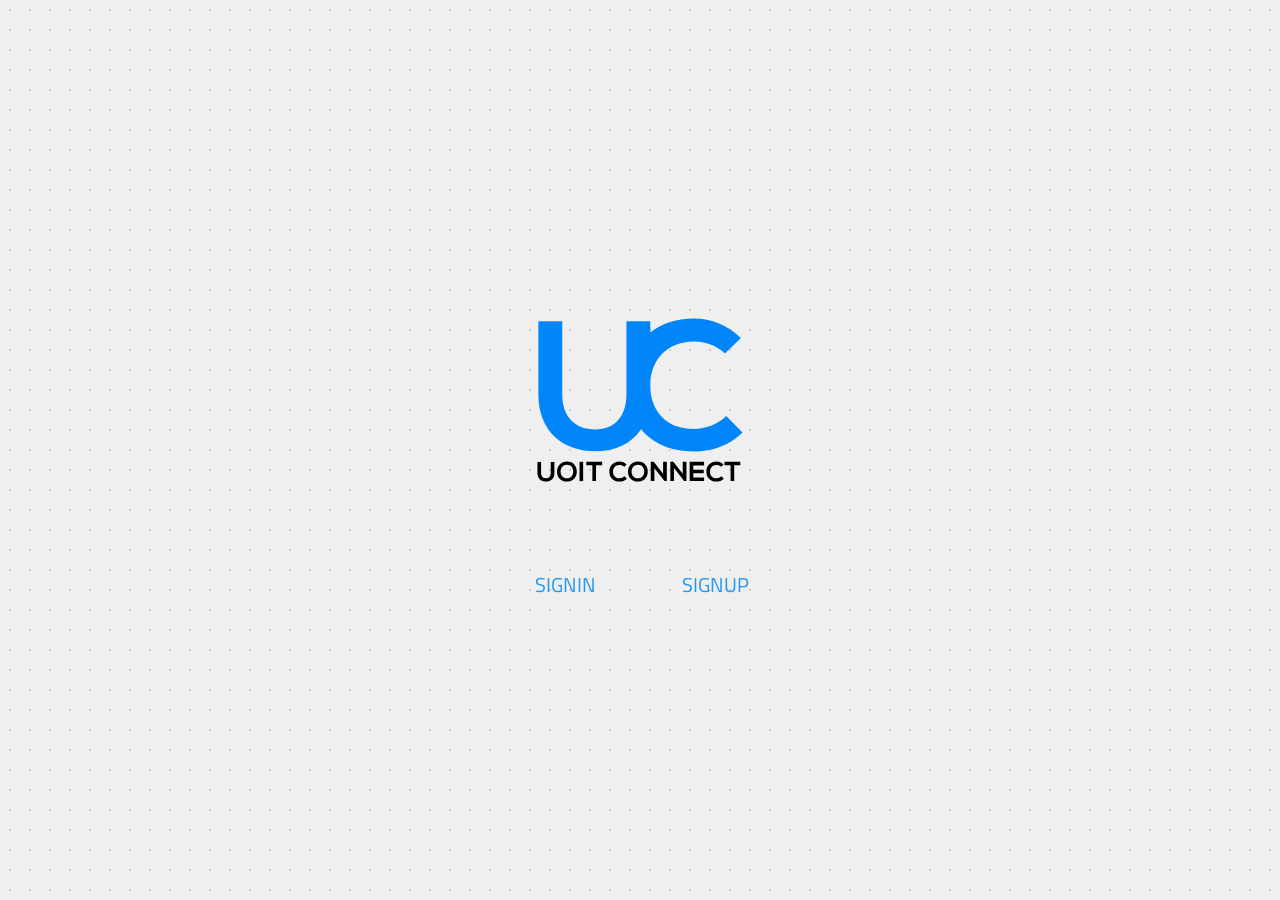
<file: index.html>
<!DOCTYPE html>
<html>

<head>
    <title>UOITconnect</title>
    <meta charset="UTF-8">
    <link rel="stylesheet" href="assets/css/main.css"> </head>

<body>
    <div class="app_logo_wrapper">
        <div class="app_logo"></div>
        <div class="app_launch">
            <div class="button-wrap">
                <a href="signin.php">
                    <div class="app_btn transition">SIGNIN</div>
                </a>
            </div>
            <div class="button-wrap">
                <a href="signup.php">
                    <div class="app_btn transition">SIGNUP</div>
                </a>
            </div>
        </div>
    </div>
</body>

</html>
</file>
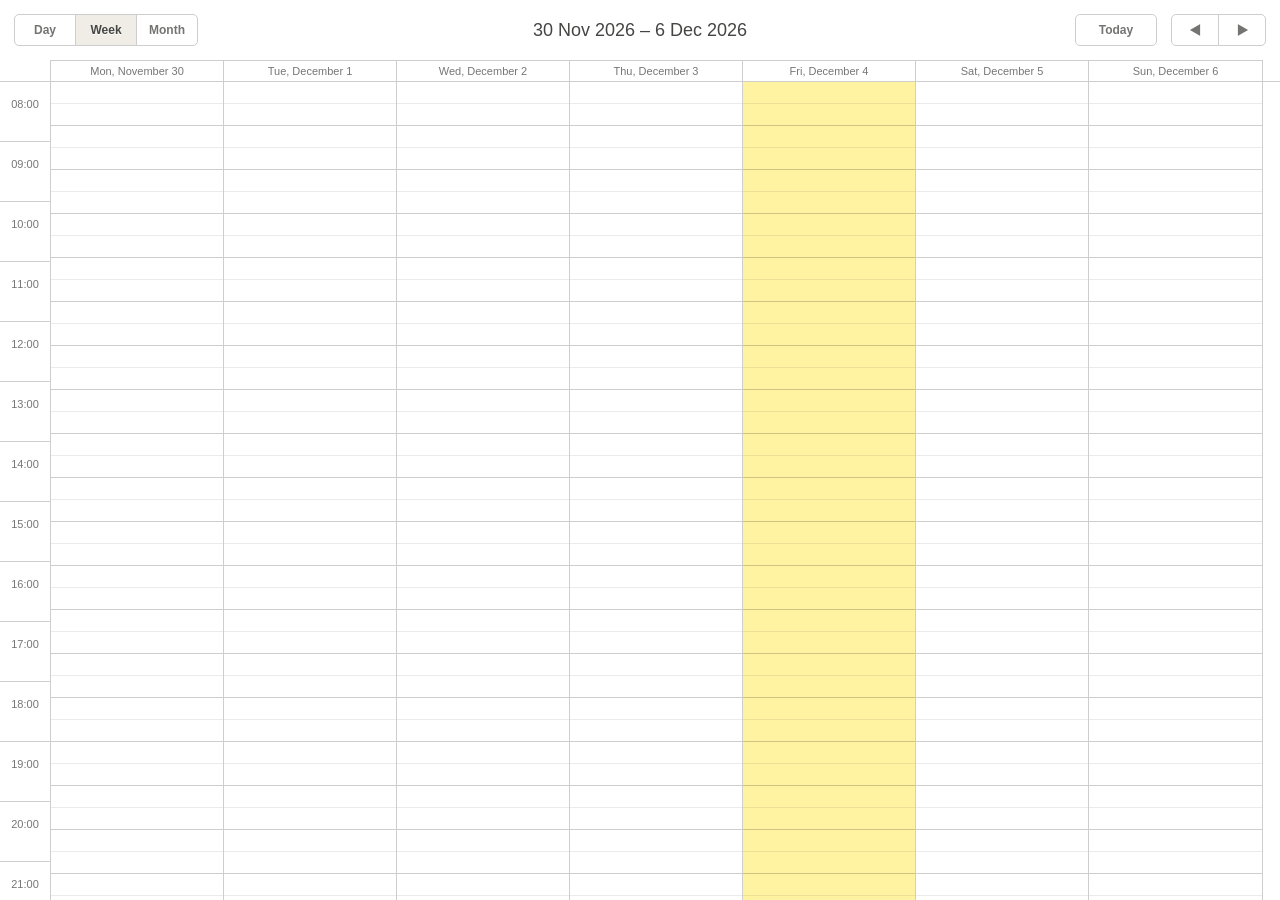
<file: calender.html>
<!DOCTYPE html>
<html>

<head>
    <title>Calender</title>
    <meta charset="UTF-8">
    <link rel="stylesheet" href="assets/js/codebase/dhtmlxscheduler.css" type="text/css">
    <script src="assets/js/codebase/dhtmlxscheduler.js" type="text/javascript"></script>
    <script src="assets/js/codebase/ext/dhtmlxscheduler_readonly.js" type="text/javascript"></script>
    <script src="assets/js/codebase/ext/dhtmlxscheduler_recurring.js" type="text/javascript"></script>

    <style type="text/css" media="screen">
    html, body{
        margin:0px;
        padding:0px;
        height:100%;
        overflow:hidden;
    }   
</style>
</head>
    
<body>
    <div id="scheduler_here" class="dhx_cal_container" style='width:100%; height:100%;'>
    <div class="dhx_cal_navline">
        <div class="dhx_cal_prev_button">&nbsp;</div>
        <div class="dhx_cal_next_button">&nbsp;</div>
        <div class="dhx_cal_today_button"></div>
        <div class="dhx_cal_date"></div>
        <div class="dhx_cal_tab" name="day_tab" style="right:204px;"></div>
        <div class="dhx_cal_tab" name="week_tab" style="right:140px;"></div>
        <div class="dhx_cal_tab" name="month_tab" style="right:76px;"></div>
    </div>
    <div class="dhx_cal_header"></div>
    <div class="dhx_cal_data"></div>  
        
        <script>
            scheduler.config.first_hour = 8;
            scheduler.config.last_hour = 22;
			scheduler.config.limit_time_select = true;
            scheduler.config.readonly_form = true;
            scheduler.config.select = false;
            scheduler.config.repeat_date = "%m/%d/%Y";
            scheduler.config.include_end_by = true;
            scheduler.config.hour_size_px = 60;
            
            scheduler.attachEvent("onTemplatesReady", function(){
    scheduler.templates.event_text=function(start,end,event){
        return "<b>" + event.text + "</b><br><b>Location: </b><i>" + event.location + "</i><br><b>Professor: </b><i>"+ event.prof+"</i>";
    }
}); 
            scheduler.templates.event_header = function(start,end,ev){
    return scheduler.templates.event_date(start)+" - "+
    scheduler.templates.event_date(end) +" - " + ev.location;
};
            
            scheduler.config.xml_date="%Y-%m-%d %H:%i";
         scheduler.init('scheduler_here', new Date(), "week");
            scheduler.load("events.php");
        var dp = new dataProcessor("events.php");
            dp.init(scheduler);
        </script>
        
</div>
</body>
    
</html>
</file>
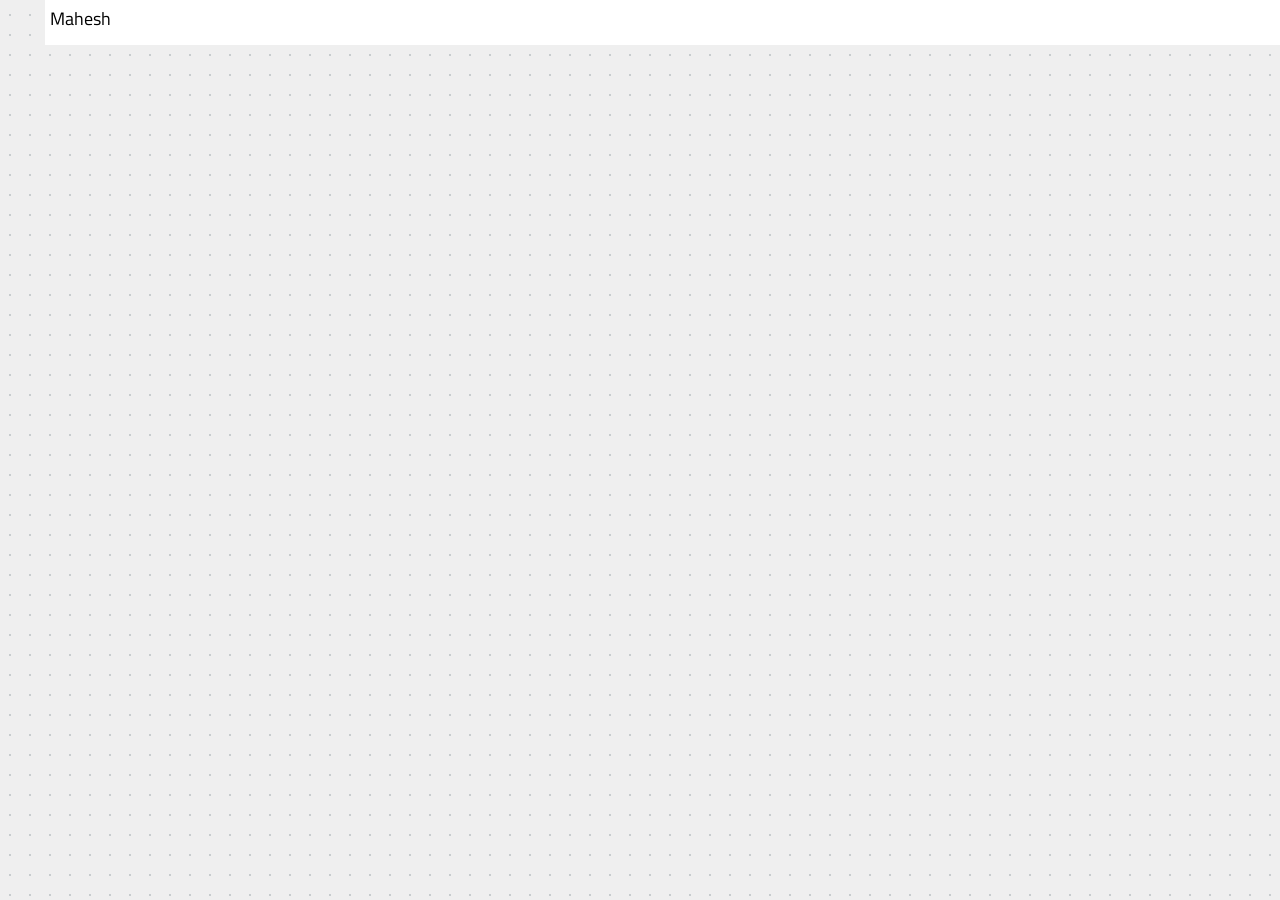
<file: test.html>
<!DOCTYPE html>
<html>

<head>
  <title>Dashboard</title>
  <meta charset="UTF-8">
  <link rel="stylesheet" href="assets/css/main.css">
</head>
<body>
   <div class='display-pop-up-user-flex'>
   <div class='display-img'></div>
    <div class='display-pop-up-name'>
        Mahesh
    </div>
  </div>
</body>
</html>
</file>
<file: assets/js/codebase/dhtmlxscheduler.css>
/*
@license
dhtmlxScheduler v.4.3.1 Stardard

This software is covered by GPL license. You also can obtain Commercial or Enterprise license to use it in non-GPL project - please contact sales@dhtmlx.com. Usage without proper license is prohibited.

(c) Dinamenta, UAB.
*/
.dhtmlx_message_area{position:fixed;right:5px;width:250px;z-index:1000}.dhtmlx-info{min-width:120px;font-family:Tahoma;z-index:10000;overflow:hidden;margin:5px 5px 10px;-webkit-transition:all .5s ease;-moz-transition:all .5s ease;-o-transition:all .5s ease;transition:all .5s ease}.dhtmlx-info.hidden{height:0;padding:0;border-width:0;margin:0;overflow:hidden}.dhtmlx_modal_box{overflow:hidden;display:inline-block;min-width:300px;text-align:center;position:fixed;box-shadow:0 0 14px #888;font-family:Tahoma;z-index:20000;border-radius:6px;border:1px solid #fff}.dhtmlx_popup_title{border-top-left-radius:5px;border-top-right-radius:5px;border-width:0;background:url([data-uri]);background:-webkit-linear-gradient(top,#707070 1%,#3d3d3d 70%,#4c4c4c 97%,#393939 97%);background:-moz-linear-gradient(top,#707070 1%,#3d3d3d 70%,#4c4c4c 97%,#393939 97%)}.dhtmlx-info,.dhtmlx_button,.dhtmlx_popup_button{user-select:none;-webkit-user-select:none;-moz-user-select:-moz-none;cursor:pointer}.dhtmlx_popup_text{overflow:hidden}.dhtmlx_popup_controls{border-radius:6px;padding:5px}.dhtmlx_button,.dhtmlx_popup_button{height:30px;line-height:30px;display:inline-block;margin:0 5px;border-radius:6px;color:#FFF}.dhtmlx_popup_button{min-width:120px}div.dhx_modal_cover{background-color:#000;cursor:default;filter:alpha(opacity=20);opacity:.2;position:fixed;z-index:19999;left:0;top:0;width:100%;height:100%;border:none;zoom:1}.dhtmlx-info img,.dhtmlx_modal_box img{float:left;margin-right:20px}.dhtmlx-alert-error .dhtmlx_popup_title,.dhtmlx-confirm-error .dhtmlx_popup_title{background:url([data-uri])}.dhtmlx-alert-error,.dhtmlx-confirm-error{border:1px solid red}.dhtmlx_button,.dhtmlx_popup_button{box-shadow:0 0 4px #888;border:1px solid #838383}.dhtmlx_button input,.dhtmlx_popup_button div{border:1px solid #FFF;background:url([data-uri]);background:-webkit-linear-gradient(top,#707070 1%,#3d3d3d 70%,#4c4c4c 99%);background:-moz-linear-gradient(top,#707070 1%,#3d3d3d 70%,#4c4c4c 99%);border-radius:6px;font-size:15px;font-weight:400;-moz-box-sizing:content-box;box-sizing:content-box;color:#fff;padding:0;margin:0;vertical-align:top;height:28px;line-height:28px}.dhtmlx_button input:active,.dhtmlx_button input:focus,.dhtmlx_popup_button div:active,.dhtmlx_popup_button div:focus{background:url([data-uri]);background:-webkit-linear-gradient(top,#707070 1%,#4c4c4c 99%);background:-moz-linear-gradient(top,#707070 1%,#4c4c4c 99%)}.dhtmlx_popup_title{color:#fff;text-shadow:1px 1px #000;height:40px;line-height:40px;font-size:20px}.dhtmlx_popup_text{margin:15px 15px 5px;font-size:14px;color:#000;min-height:30px;border-radius:6px}.dhtmlx-error,.dhtmlx-info{font-size:14px;color:#000;box-shadow:0 0 10px #888;padding:0;background-color:#FFF;border-radius:3px;border:1px solid #fff}.dhtmlx-info div{padding:5px 10px;background-color:#fff;border-radius:3px;border:1px solid #B8B8B8}.dhtmlx-error{background-color:#d81b1b;border:1px solid #ff3c3c;box-shadow:0 0 10px #000}.dhtmlx-error div{background-color:#d81b1b;border:1px solid #940000;color:#FFF}.dhx_cal_event .dhx_body,.dhx_cal_event .dhx_footer,.dhx_cal_event .dhx_header,.dhx_cal_event .dhx_title{border:1px solid #B7A543;overflow:hidden;width:100%;font-family:Tahoma;font-size:8pt}.dhx_move_denied .dhx_cal_event .dhx_header,.dhx_move_denied .dhx_cal_event .dhx_title{cursor:default}.dhx_cal_event .dhx_header{height:1px;margin-left:1px;border-width:1px 1px 0;cursor:pointer}.dhx_cal_event .dhx_title{height:12px;border-bottom-style:dotted;text-align:center;background-position:right;background-repeat:no-repeat;cursor:pointer}.dhx_cal_event .dhx_body,.dhx_cal_event.dhx_cal_select_menu .dhx_body{border-width:0 1px 1px;padding:5px}.dhx_resize_denied,.dhx_resize_denied .dhx_event_resize{cursor:default!important}.dhx_cal_event .dhx_event_resize{cursor:s-resize}.dhx_cal_event .dhx_footer,.dhx_cal_event .dhx_select_menu_footer{height:1px;margin-left:2px;border-width:0 1px 1px;position:relative}.dhx_cal_event_line{padding-left:10px;cursor:pointer;overflow:hidden}.dhx_cal_event_clear{font-family:Tahoma;font-size:8pt;height:13px;padding-left:2px;white-space:nowrap;overflow:hidden;cursor:pointer}.dhx_in_move{background-color:#FFFF80}.dhx_cal_event.dhx_cal_editor{z-index:999;position:absolute;overflow:hidden}textarea.dhx_cal_editor{width:100%;height:100%;border:0 solid #000;margin:0;padding:0;overflow:auto}div.dhx_menu_head{background-position:0 -43px;width:10px;height:10px;margin-left:5px;margin-top:1px;border:none;cursor:default}div.dhx_menu_icon{width:20px;height:20px;margin-left:-5px;margin-top:0;border:none;cursor:pointer}div.icon_details{background-position:0 0}div.icon_edit{background-position:-22px 0}div.icon_save{background-position:-84px -1px}div.icon_cancel{background-position:-62px 0}div.icon_delete{background-position:-42px 0}.dhx_month_link{position:absolute;box-sizing:border-box;-moz-box-sizing:border-box;text-align:right;cursor:pointer;padding-right:10px}.dhx_month_link a{color:#00f}.dhx_month_link a:hover{text-decoration:underline}.dhx_global_tip{font-family:Tahoma,Helvetica;text-align:center;font-size:20px;position:fixed;top:60px;right:20px;background-color:rgba(255,255,255,.7);color:#000;z-index:10000;padding:20px 30px;width:190px}.dhx_global_tip div{font-size:30px}@media (-moz-touch-enabled){.dhx_cal_container{user-select:none;-moz-user-select:none}}.dhx_unselectable,.dhx_unselectable div{-webkit-user-select:none;-moz-user-select:none;-moz-user-select:-moz-none}.dhx_cal_light{-webkit-tap-highlight-color:transparent;border-radius:5px;font-family:Tahoma;font-size:8pt;position:absolute;z-index:10001;width:580px;height:300px;box-shadow:5px 5px 5px #888}.dhx_mark{position:relative;top:3px;background-image:url(imgs/controls.gif);background-position:0 -43px;padding-left:10px}.dhx_ie6 .dhx_mark{background-position:6px -41px}.dhx_cal_light select{font-family:Tahoma;font-size:8pt;padding:2px;margin:0}.dhx_cal_ltitle{padding:2px 0 2px 5px;overflow:hidden;white-space:nowrap}.dhx_cal_ltitle span{white-space:nowrap}.dhx_cal_lsection{font-weight:700;padding:5px 0 3px 10px}.dhx_section_time{white-space:nowrap}.dhx_cal_lsection .dhx_fullday{float:right;margin-right:5px;font-size:12px;font-weight:400;line-height:20px;vertical-align:top;cursor:pointer}.dhx_cal_lsection{font-size:18px;font-family:Arial}.dhx_cal_ltext{padding:2px 0 2px 10px;overflow:hidden}.dhx_cal_ltext textarea{overflow:auto;height:100%;width:100%;outline:0!important;resize:none}.dhx_time{font-weight:700}.dhx_cal_larea{overflow:hidden;width:572px;height:1px}.dhx_btn_set{float:left}.dhx_btn_set div{float:left;vertical-align:middle;cursor:pointer}.dhx_save_btn{background-image:url(imgs/controls.gif);background-position:-84px 0;width:21px}.dhx_cancel_btn{background-image:url(imgs/controls.gif);background-position:-63px 0;width:20px}.dhx_delete_btn{background-image:url(imgs/controls.gif);background-position:-42px 0;width:20px}.dhx_cal_cover{width:100%;height:100%;position:absolute;z-index:10000;top:0;left:0;background-color:#000;opacity:.1;filter:alpha(opacity=10)}.dhx_custom_button{padding:0 3px;font-family:Tahoma;font-size:8pt;font-weight:400;margin-right:5px;margin-top:0;cursor:pointer}.dhx_custom_button div{cursor:pointer;float:left;height:21px;line-height:21px;vertical-align:middle}.dhx_cal_light_wide .dhx_cal_larea{border-top-width:0}.dhx_cal_light_wide .dhx_cal_lsection{border:0;float:left;text-align:right;width:100px;height:20px;padding:5px 0 0 10px}.dhx_cal_light_wide .dhx_wrap_section{position:relative;overflow:hidden}.dhx_cal_light_wide .dhx_section_time{padding-top:2px!important;height:20px!important}.dhx_section_time{text-align:center}.dhx_cal_light_wide .dhx_cal_larea{width:730px}.dhx_cal_light_wide{width:738px}.dhx_cal_light_wide .dhx_section_time{background:0 0}.dhx_cal_light_wide .dhx_cal_checkbox label{padding-left:0}.dhx_cal_wide_checkbox input{margin-top:8px;margin-left:14px}.dhx_cal_light input{font-family:Tahoma;font-size:8pt}.dhx_cal_light_wide .dhx_cal_lsection .dhx_fullday{float:none;margin-right:0;font-weight:700;font-family:Arial;cursor:pointer}.dhx_custom_button{float:right;height:21px}.dhx_cal_light_wide .dhx_custom_button{position:absolute;top:0;right:0}.dhx_cal_light_wide .dhx_repeat_right{margin-right:55px}.dhx_minical_popup{position:absolute;z-index:10100;width:251px;height:175px}.dhx_scale_bar_header{position:absolute;border-bottom:1px dotted #8894A3;width:100%}.dhx_expand_icon{position:absolute;right:0;background-image:url(imgs/collapse_expand_icon.gif);width:18px;height:18px;cursor:pointer;background-position:0 18px;z-index:16}.dhx_scheduler_agenda .dhx_cal_data{background-image:url(imgs/databg.png)}.dhx_agenda_area{width:100%;overflow-y:auto;background-image:url(imgs/databg.png)}.dhx_agenda_line{height:21px;clear:both;overflow:hidden}.dhx_agenda_line div{float:left;width:188px;text-align:center;line-height:21px;overflow:hidden}.dhx_agenda_area .dhx_agenda_line div{border-right:0 dotted #8894A3}.dhx_v_border{position:absolute;left:187px;top:0;width:1px;height:100%}.dhx_agenda_line .dhx_event_icon{width:20px;border-width:0;background:url(imgs/icon.png) 5px 4px no-repeat;cursor:pointer}.dhx_agenda_line span{padding-left:5px;line-height:21px}.dhx_year_week{position:relative}.dhx_year_month{height:18px;padding-top:3px;text-align:center;vertical-align:middle}.dhx_year_body .dhx_after .dhx_month_head,.dhx_year_body .dhx_after .dhx_month_head a,.dhx_year_body .dhx_before .dhx_month_head,.dhx_year_body .dhx_before .dhx_month_head a{color:#E2E3E6!important}.dhx_year_body .dhx_month_body{height:0;overflow:hidden}.dhx_month_head.dhx_year_event{background-color:#FFE763}.dhx_year_body .dhx_after .dhx_month_head,.dhx_year_body .dhx_before .dhx_month_head{cursor:default}.dhx_year_tooltip{border:1px solid #BBB;background-image:url(imgs/databg.png);position:absolute;z-index:9998;width:300px;height:auto;font-family:Tahoma;font-size:8pt;overflow:hidden}.dhx_tooltip_line{line-height:20px;height:20px;overflow:hidden}.dhx_tooltip_line .dhx_event_icon{width:20px;height:20px;padding-right:10px;float:left;border-width:0;position:relative;background:url(imgs/icon.png) 5px 4px no-repeat;cursor:pointer}.dhx_tooltip_date{float:left;width:auto;padding-left:5px;text-align:center}.dhx_text_disabled{font-family:Tahoma;font-size:8pt}.dhx_mini_calendar{-moz-box-shadow:5px 5px 5px #888;-khtml-box-shadow:5px 5px 5px #888;-moz-user-select:-moz-none;-webkit-user-select:none;-user-select:none}.dhx_mini_calendar .dhx_month_head{cursor:pointer}.dhx_mini_calendar .dhx_calendar_click{background-color:#C2D5FC}.dhx_cal_navline div.dhx_minical_icon{cursor:pointer;background-image:url(imgs/calendar.gif)}.dhx_matrix_scell{height:100%}.dhx_matrix_cell,.dhx_matrix_scell{overflow:hidden;text-align:center;vertical-align:middle}.dhx_matrix_cell{background-color:#fff}.dhx_matrix_line{overflow:hidden}.dhx_matrix_cell div,.dhx_matrix_scell div{overflow:hidden;text-align:center;height:auto}.dhx_cal_lsection .dhx_readonly{font-size:9pt;font-size:8pt;padding:2px;color:#887A2E}.dhx_cal_event_line .dhx_event_resize{cursor:w-resize;position:absolute;top:0;width:4px;height:100%}.dhx_event_resize_start{left:0}.dhx_event_resize_end{right:0}.dhx_data_table.folder .dhx_matrix_cell,.dhx_matrix_scell.folder{background-color:#969394;cursor:pointer}.dhx_matrix_scell .dhx_scell_level0{padding-left:5px}.dhx_matrix_scell .dhx_scell_level1{padding-left:20px}.dhx_matrix_scell .dhx_scell_level2{padding-left:35px}.dhx_matrix_scell .dhx_scell_level3{padding-left:50px}.dhx_matrix_scell .dhx_scell_level4{padding-left:65px}.dhx_matrix_scell.folder{font-weight:700;text-align:left}.dhx_matrix_scell.folder .dhx_scell_expand{float:left;width:10px;padding-right:3px}.dhx_matrix_scell.folder .dhx_scell_name{float:left;width:auto}.dhx_matrix_scell.item .dhx_scell_name{padding-left:15px;text-align:left}.dhx_data_table.folder .dhx_matrix_cell{border-right:0}.dhx_section_timeline{overflow:hidden;padding:4px 0 2px 10px}.dhx_section_timeline select{width:552px}.dhx_map_area{width:100%;height:100%;overflow-y:auto;overflow-x:hidden;background-image:url(imgs/databg.png)}.dhx_map_line .dhx_event_icon{width:20px;border-width:0;background:url(imgs/icon.png) 5px 4px no-repeat;cursor:pointer}.dhx_map_line{height:21px;clear:both;overflow:hidden}.dhx_map{position:absolute}.dhx_map_line .headline_description,.dhx_map_line div{float:left;border-right:1px dotted #8894A3;text-align:center;line-height:21px;overflow:hidden}.dhx_map_line .dhx_map_description{float:left;border-right:0 dotted #8894A3;text-align:center;line-height:21px;overflow:hidden}.dhx_map_line .line_description{float:left;border-right:1px dotted #8894A3;text-align:left;padding-left:5px;line-height:21px;overflow:hidden}.dhx_map_line.highlight{background-color:#C4C5CC}.dhx_map_area .dhx_map_line div{border-right:0 dotted #8894A3}.dhtmlXTooltip.tooltip{-moz-box-shadow:3px 3px 3px #888;-webkit-box-shadow:3px 3px 3px #888;-o-box-shadow:3px 3px 3px #888;box-shadow:3px 3px 3px #888;filter:progid:DXImageTransform.Microsoft.Shadow(color='#888888', Direction=135, Strength=5);background-color:#fff;cursor:default;padding:10px;position:absolute;z-index:500;font-family:Tahoma;opacity:1}.dhx_cal_checkbox label{padding-left:5px}.dhx_cal_light .radio{padding:2px 0 2px 10px}.dhx_cal_light .radio input,.dhx_cal_light .radio label{line-height:15px}.dhx_cal_light .radio input{vertical-align:middle;margin:0;padding:0}.dhx_cal_light .radio label{vertical-align:middle;padding-right:10px}.dhx_cal_light .combo{padding:4px}.dhx_cal_light_wide .dhx_combo_box{width:608px!important;left:10px}.dhx_wa_column{float:left}.dhx_wa_scale_bar{font-family:Tahoma;padding-left:10px;font-size:11px}.dhx_wa_day_data{background-color:#FCFEFC;overflow-y:auto}.dhx_wa_ev_body{font-size:12px;padding:5px 0 5px 7px}.dhx_wa_dnd{font-family:Tahoma;position:absolute;padding-right:7px;color:#887AE2!important;background-color:#FFE763!important}.dhx_cal_event_selected{background-color:#9cc1db;color:#fff}.dhx_second_scale_bar{padding-top:2px}.dhx_grid_area{width:100%;height:100%;overflow-y:auto;background-color:#FCFEFC}.dhx_grid_area table{border-collapse:collapse;border-spacing:0;width:100%;table-layout:fixed}.dhx_grid_area td{table-layout:fixed;text-align:center}.dhx_grid_line{height:21px;clear:both;overflow:hidden}.dhx_grid_line div{float:left;cursor:default;padding-top:0;padding-bottom:0;text-align:center;line-height:21px;overflow:hidden}.dhx_grid_area td,.dhx_grid_line div{padding-left:8px;padding-right:8px}.dhx_grid_area tr.dhx_grid_event{height:21px;overflow:hidden;margin:0 0 1px}.dhx_grid_area tr.dhx_grid_event td{border-bottom:1px solid #ECEEF4}.dhx_grid_area tr.dhx_grid_event:nth-child(2n) td,.dhx_grid_area tr.dhx_grid_event:nth-child(2n+1) td{border-bottom-width:0;border-bottom-style:none}.dhx_grid_area tr.dhx_grid_event:nth-child(2n){background-color:#ECEEF4}.dhx_grid_area .dhx_grid_dummy{table-layout:auto;margin:0!important;padding:0!important}.dhx_grid_v_border{position:absolute;border-right:1px solid #A4BED4;width:1px;height:100%}.dhx_grid_event_selected{background-color:#9cc1db!important;color:#fff!important}.dhx_grid_sort_desc .dhx_grid_view_sort{background-position:0 -55px}.dhx_grid_sort_asc .dhx_grid_view_sort{background-position:0 -66px}.dhx_grid_view_sort{width:10px;height:10px;position:absolute;border:none!important;top:5px;background-repeat:no-repeat;background-image:url(imgs/images.png)}.dhx_marked_timespan{position:absolute;width:100%;margin-left:0}.dhx_time_block{position:absolute;width:100%;background:silver;opacity:.4;filter:alpha(opacity=40);z-index:1}.dhx_time_block_reset{opacity:1;filter:alpha(opacity=100)}.dhx_mini_calendar .dhx_marked_timespan,.dhx_scheduler_month .dhx_marked_timespan{display:none}.dhx_now_time{width:100%;border-bottom:2px solid red;z-index:1}.dhx_scheduler_month .dhx_now_time{border-bottom:0;border-left:2px solid red}.dhx_matrix_now_time{border-left:2px solid red;z-index:1}.dhx_matrix_now_time,.dhx_now_time{opacity:.5}.dhx_cal_quick_info{border:2px solid #888;border-radius:5px;position:absolute;z-index:300;background-color:#8e99ae;background-color:rgba(98,107,127,.5);padding-left:7px;width:300px;transition:left .5s ease,right .5s;-moz-transition:left .5s ease,right .5s;-webkit-transition:left .5s ease,right .5s;-o-transition:left .5s ease,right .5s}.dhx_no_animate{transition:none;-moz-transition:none;-webkit-transition:none;-o-transition:none}.dhx_cal_quick_info.dhx_qi_left .dhx_qi_big_icon{float:right}.dhx_cal_qi_title{padding:5px 0 10px 5px;color:#FFF;letter-spacing:1px}.dhx_cal_qi_tdate{font-size:14px}.dhx_cal_qi_tcontent{font-size:18px;font-weight:700}.dhx_cal_qi_content{border:1px solid #888;background-color:#fefefe;padding:16px 8px;font-size:14px;color:#444;width:275px;overflow:hidden}.dhx_qi_big_icon{border-radius:3px;margin:5px 9px 5px 0;min-width:60px;line-height:20px;vertical-align:middle;padding:5px 10px 5px 5px;cursor:pointer;background-color:#fefefe;border-bottom:1px solid #666;border-right:1px solid #666;float:left}.dhx_cal_qi_controls div{float:left;height:20px;text-align:center;line-height:20px}.dhx_qi_big_icon .dhx_menu_icon{margin:0 8px 0 0}.dhx_drag_marker{width:100%;filter:alpha(Opacity=50);opacity:.5;background-color:#FFE763;position:absolute;box-sizing:border-box!important;border-top:1px solid #B6B6B6;border-bottom:1px solid #b6b6b6}.dhx_cal_data,.dhx_cal_data div,.dhx_cal_data table *,.dhx_cal_header,.dhx_cal_header div,.dhx_cal_navline div,.dhx_cal_quick_info,.dhx_cal_quick_info div,.dhx_multi_day,.dhx_multi_day div,.dhx_tooltip_line div{-webkit-box-sizing:content-box;-moz-box-sizing:content-box;box-sizing:content-box}.dhx_cal_data table{border-collapse:separate}.dhx_cal_light .dhx_cal_radio label{margin-bottom:0}.dhx_cal_event div{line-height:normal}.dhx_cal_container{font-family:Tahoma;font-size:8pt;position:relative;overflow:hidden}.dhx_cal_container div{-moz-user-select:none;-moz-user-select:-moz-none}.dhx_cal_navline{height:20px;position:absolute;z-index:3;width:750px;color:#2F3A48}.dhx_cal_navline div{position:absolute;white-space:nowrap}.dhx_cal_navline .dhx_cal_date{padding-top:1px}.dhx_cal_button .dhx_left_bg{width:1px;overflow:hidden;height:17px;z-index:20;top:0}.dhx_cal_prev_button{background-image:url(imgs/buttons.png);background-position:0 0;cursor:pointer}.dhx_cal_next_button{background-image:url(imgs/buttons.png);background-position:-30px 0;cursor:pointer}.dhx_cal_today_button{background-image:url(imgs/buttons.png);background-position:-60px 0;cursor:pointer;text-align:center}.dhx_cal_tab{text-align:center;cursor:pointer;background-color:#D8E1EA;-webkit-border-top-left-radius:4px;-webkit-border-top-right-radius:4px;-moz-border-radius-topleft:4px;-moz-border-radius-topright:4px;border-top-left-radius:4px;border-top-right-radius:4px}.dhx_cal_tab.active{text-decoration:none;cursor:default;font-weight:700}.dhx_cal_header{position:absolute;left:10px;top:23px;width:750px;z-index:2;overflow:hidden;color:#2F3A48}.dhx_cal_data{-webkit-tap-highlight-color:transparent;position:absolute;top:44px;width:600px;overflow-y:auto;overflow-x:hidden;-webkit-overflow-scrolling:touch;-ms-touch-action:pan-y}.dhx_cal_event,.dhx_cal_event_clear,.dhx_cal_event_line{-ms-touch-action:none}.dhx_scale_bar{position:absolute;text-align:center}.dhx_scale_holder,.dhx_scale_holder_now{position:absolute}.dhx_scale_hour{height:41px;width:50px;text-align:center;line-height:40px;overflow:hidden}.dhx_month_head{padding-right:5px;text-align:right}.dhx_month_body{background-color:#FFF}.dhx_scale_ignore{display:none}.dhx_cal_drag{position:absolute;z-index:9999;background-color:#FFE763;border:1px solid #B7A543;opacity:.5;filter:alpha(opacity=50)}.dhx_loading{position:absolute;width:128px;height:15px;background-image:url(imgs/loading.gif);z-index:9999}.dhx_multi_day,.dhx_multi_day_icon{background-color:#E1E6FF;background-repeat:no-repeat;border-right:1px dotted #8894A3}.dhx_multi_day{position:absolute}.dhx_multi_day_icon,.dhx_multi_day_icon_small{background-position:center center;background-repeat:no-repeat}.dhtmlxLayoutPolyContainer_dhx_skyblue .dhx_cal_container{background-color:#d0e5ff}.dhx_form_repeat,.dhx_form_repeat input{padding:0 0 0 5px;margin:0;font-family:Tahoma,Verdana;font-size:11px;line-height:24px}.dhx_form_repeat{overflow:hidden;background-color:#FFF4B5}.dhx_cal_light_wide .dhx_form_repeat{background-color:transparent}.dhx_repeat_center,.dhx_repeat_divider,.dhx_repeat_left,.dhx_repeat_right{height:115px;-moz-box-sizing:border-box;box-sizing:border-box}.dhx_repeat_center,.dhx_repeat_left{padding:10px 0 0 10px;float:left}.dhx_repeat_left{width:105px}.dhx_repeat_center{width:345px;padding-top:22px}.dhx_repeat_divider{float:left;width:1px}.dhx_repeat_right{float:right;width:173px;padding:17px 3px 0 10px}input.dhx_repeat_text{height:16px;width:27px;margin:0 4px;line-height:18px;padding:0 0 0 2px}.dhx_form_repeat select{height:20px;width:87px;padding:0 0 0 2px;margin:0 4px}input.dhx_repeat_date{height:18px;width:80px;padding:0 0 0 2px;margin:0 4px;background-repeat:no-repeat;background-position:64px 0;border:1px solid #7f9db9;line-height:18px}input.dhx_repeat_radio{margin-right:4px}input.dhx_repeat_checkbox{margin:4px 4px 0 0}.dhx_repeat_days td{padding-right:5px}.dhx_repeat_days label{font-size:10px}.dhx_custom_button{width:90px;-webkit-border-radius:4px;-moz-border-radius:4px;-ms-border-radius:4px;-o-border-radius:4px;border-radius:4px}.dhx_custom_button_recurring{background-position:-5px 20px;width:20px;margin-right:10px}.dhx_cal_light_rec{width:640px}.dhx_cal_light_rec .dhx_cal_larea{width:632px}.dhx_cal_light_rec.dhx_cal_light_wide{width:816px}.dhx_cal_light_rec.dhx_cal_light_wide .dhx_cal_larea{width:808px}.dhx_cal_event .dhx_title{border-width:1px 1px 0;padding-top:1px;-webkit-border-top-left-radius:4px;-webkit-border-top-right-radius:4px;-moz-border-radius-topleft:4px;-moz-border-radius-topright:4px;border-top-left-radius:4px;border-top-right-radius:4px;font-family:arial;font-weight:700;font-size:12px;line-height:12px}.dhx_cal_event .dhx_body,.dhx_cal_event.dhx_cal_select_menu .dhx_body{padding-bottom:8px;-webkit-border-bottom-right-radius:4px;-webkit-border-bottom-left-radius:4px;-moz-border-radius-bottomright:4px;-moz-border-radius-bottomleft:4px;border-bottom-right-radius:4px;border-bottom-left-radius:4px}.dhx_cal_event .dhx_header,.dhx_cal_event.dhx_cal_select_menu .dhx_footer{display:none}.dhx_cal_event.dhx_cal_select_menu{-webkit-box-shadow:0 0 1px #FFF;-moz-box-shadow:0 0 1px #FFF;box-shadow:0 0 1px #FFF}.dhx_cal_event .dhx_footer{height:5px;border:0;margin-top:-6px;background:url(imgs_dhx_terrace/resizing.png) center center no-repeat}.dhx_cal_event .dhx_body,.dhx_cal_event .dhx_footer,.dhx_cal_event .dhx_header,.dhx_cal_event .dhx_title{background-color:#1796b0;border-color:transparent;color:#fff}.dhx_cal_event.dhx_cal_editor{border:1px solid transparent}.dhx_cal_editor{font-size:12px;font-family:Arial,sans-serif}div.dhx_menu_head,div.dhx_menu_icon{background-image:url(imgs_dhx_terrace/controls.png)}.dhx_cal_event_line{border:1px solid transparent;background-color:#1796b0;color:#fff;height:17px;line-height:17px;-webkit-border-radius:2px;-moz-border-radius:2px;border-radius:2px}.dhx_cal_event_line_start{-webkit-border-top-left-radius:9px;-webkit-border-bottom-left-radius:9px;-moz-border-radius-topleft:9px;-moz-border-radius-bottomleft:9px;border-top-left-radius:9px;border-bottom-left-radius:9px}.dhx_cal_event_line_end{-webkit-border-top-right-radius:9px;-webkit-border-bottom-right-radius:9px;-moz-border-radius-topright:9px;-moz-border-radius-bottomright:9px;border-top-right-radius:9px;border-bottom-right-radius:9px}.dhx_cal_event .dhx_body,.dhx_cal_event_line{font-size:12px;font-family:Arial,sans-serif}.dhx_cal_container{background-color:#fff}.dhx_cal_data{border-top:1px solid #CECECE}.dhx_scale_holder{background-image:url(imgs_dhx_terrace/databg.png);border-right:1px solid #CECECE}.dhx_scale_holder_now{background-image:url(imgs_dhx_terrace/databg_now.png);border-right:1px solid #CECECE}.dhx_scale_hour{border-bottom:1px solid #CECECE;background-color:#fff;font:11px/44px Arial;color:#767676}.dhx_cal_header{border:1px solid #CECECE;border-left:0;border-bottom:0}.dhx_scale_bar{border-left:1px solid #CECECE;font:11px/16px Arial;color:#767676;padding-top:2px;background-color:#fff}.dhx_cal_navline div{top:14px}.dhx_cal_date,.dhx_cal_next_button,.dhx_cal_prev_button,.dhx_cal_tab,.dhx_cal_today_button{color:#454544;height:30px;line-height:30px;background:0 0;border:1px solid #CECECE}.dhx_cal_navline .dhx_cal_date{border:0;font-size:18px;font-weight:400;font-family:arial;width:100%;top:14px;text-align:center;position:absolute;left:0;z-index:-1}.dhx_cal_today_button{color:#747473;left:auto;right:123px;background:0 0;text-decoration:none;width:80px;font-size:12px;font-weight:700;font-family:arial;-webkit-border-radius:5px;-moz-border-radius:5px;border-radius:5px}.dhx_cal_next_button,.dhx_cal_prev_button{left:auto;width:46px}.dhx_cal_prev_button{right:61px;background:url(imgs_dhx_terrace/arrow_left.png) center center no-repeat;-webkit-border-top-left-radius:5px;-webkit-border-bottom-left-radius:5px;-moz-border-radius-topleft:5px;-moz-border-radius-bottomleft:5px;border-top-left-radius:5px;border-bottom-left-radius:5px}.dhx_cal_next_button{right:14px;background:url(imgs_dhx_terrace/arrow_right.png) center center no-repeat;-webkit-border-top-right-radius:5px;-webkit-border-bottom-right-radius:5px;-moz-border-radius-topright:5px;-moz-border-radius-bottomright:5px;border-top-right-radius:5px;border-bottom-right-radius:5px}.dhx_cal_tab{color:#747473;width:60px;padding-top:0;text-decoration:none;-webkit-border-radius:0;-moz-border-radius:0;border-radius:0;font-weight:700;font-family:arial;font-size:12px}.dhx_cal_tab.active{background-color:#F0EDE7;color:#454544;border:1px solid #CECECE;text-shadow:0 1px 0 #fff}.dhx_cal_tab_first{-webkit-border-top-left-radius:5px;-webkit-border-bottom-left-radius:5px;-moz-border-radius-topleft:5px;-moz-border-radius-bottomleft:5px;border-top-left-radius:5px;border-bottom-left-radius:5px}.dhx_cal_tab_last{-webkit-border-top-right-radius:5px;-webkit-border-bottom-right-radius:5px;-moz-border-radius-topright:5px;-moz-border-radius-bottomright:5px;border-top-right-radius:5px;border-bottom-right-radius:5px}.dhx_cal_tab_standalone{-webkit-border-radius:5px;-moz-border-radius:5px;border-radius:5px;padding:0 5px}.dhx_multi_day,.dhx_multi_day_icon,.dhx_multi_day_icon_small{background-color:#fff}.dhx_multi_day{border-top:1px solid #CECECE}.dhx_multi_day_icon,.dhx_multi_day_icon_small{border-bottom:1px solid #CECECE;border-right:1px solid #CECECE}.dhx_multi_day_icon_small{background-image:url(imgs_dhx_terrace/clock_small.gif)}.dhx_multi_day_icon{background-image:url(imgs_dhx_terrace/clock_big.gif)}.dhx_after .dhx_month_body,.dhx_after .dhx_month_head,.dhx_before .dhx_month_body,.dhx_before .dhx_month_head,.dhx_month_head{background-color:#fff}.dhx_month_head{height:21px;padding-top:0;font:12px/21px Arial;color:#362d26;border-right:1px solid #CECECE}.dhx_after .dhx_month_head,.dhx_before .dhx_month_head{color:#bbb}.dhx_month_body{border-right:1px solid #CECECE;border-bottom:1px solid #CECECE}.dhx_now .dhx_month_body,.dhx_now .dhx_month_head{background-color:#FFF3A1;font-weight:400}.dhx_cal_event_clear{color:#0E64A0}.dhx_cal_larea{margin-left:0}.dhx_cal_light_wide .dhx_cal_larea{margin-left:3px}.dhx_cal_light_wide .dhx_wrap_section{padding:5px 0}.dhx_cal_larea,.dhx_cal_light,.dhx_cal_light_wide .dhx_wrap_section,.dhx_cal_lsection,.dhx_cal_ltext textarea,.dhx_wrap_section{background-color:#fff}.dhx_cal_light input,.dhx_cal_light_wide .dhx_cal_lsection .dhx_fullday,.dhx_cal_lsection,.dhx_cal_lsection .dhx_fullday{color:#747473}.dhx_cal_light_wide .dhx_wrap_section{border-top:0;border-bottom:1px solid #CECECE}.dhx_cal_larea{border:1px solid transparent}.dhx_cal_light,.dhx_cal_light select,.dhx_cal_ltext textarea{color:#2E2E2E}.dhx_cal_light{border:1px solid #CECECE}.dhx_cal_light_wide .dhx_cal_lsection,.dhx_cal_light_wide .dhx_cal_lsection .dhx_fullday{font-size:13px}.dhx_section_time{background-color:transparent}.dhx_btn_set div:first-child,.dhx_cancel_btn,.dhx_delete_btn,.dhx_save_btn{display:none}.dhx_btn_set,.dhx_btn_set div{height:30px;padding:0 20px;line-height:30px}.dhx_btn_set{margin:12px 0 0;padding:0;font-size:12px;color:#454544;font-weight:700;-webkit-border-radius:3px;-moz-border-radius:3px;border-radius:3px}.dhx_left_btn_set{margin-left:20px}.dhx_right_btn_set{margin-right:20px}.dhx_save_btn_set{border:1px solid #22A1BC;color:#fff;text-shadow:0 -1px 0 #6f6f6f;background-color:#22A1BC}.dhx_btn_set,.dhx_cancel_btn_set{border:1px solid #CECECE}.dhx_delete_btn_set{border:1px solid #FF8831;background-color:#FF8831;color:#fff;text-shadow:0 -1px 0 #93755f}.dhx_cal_ltitle{height:30px;line-height:30px;border-bottom:1px solid #CECECE}.dhx_cal_ltitle span{float:left}.dhx_cal_light .dhx_title{padding-left:13px}.dhx_mark{display:none}.dhx_time{padding-left:10px}.dhx_close_icon{float:right;width:9px;height:9px;background:url(imgs_dhx_terrace/close_icon.png) center center no-repeat;padding:10px;margin-top:1px}.dhx_cal_light_wide .dhx_cal_ltext.dhx_cal_template{line-height:22px}.dhx_cal_ltext textarea{line-height:20px;box-sizing:border-box;-moz-box-sizing:border-box;border:1px solid #CECECE;background-color:#F9F9F9}.dhtmlx_modal_box{background:#fff;width:330px}.dhtmlx_popup_controls{padding-bottom:9px}.dhtmlx_popup_button,.dhtmlx_popup_button div,.dhtmlx_popup_button div:active,.dhtmlx_popup_button:active{color:#444;background:#fff;box-shadow:none}.dhtmlx_popup_button.dhtmlx_ok_button{border:1px solid #22A1BC;background-color:#22A1BC}.dhtmlx_popup_button.dhtmlx_ok_button div{background:#22A1BC;border:1px solid #22A1BC;color:#fff;text-shadow:0 -1px 0 #6f6f6f}.dhx_cal_container.dhx_mini_calendar{box-sizing:border-box;border:1px solid #CECECE;box-shadow:2px 2px 5px #CCC;border-radius:3px}.dhx_mini_calendar .dhx_year_month{border:1px solid #CECECE;font-family:Arial}.dhx_mini_calendar .dhx_month_body,.dhx_mini_calendar .dhx_month_head,.dhx_mini_calendar .dhx_scale_bar,.dhx_mini_calendar .dhx_year_body,.dhx_mini_calendar .dhx_year_month{border-color:transparent}.dhx_mini_calendar .dhx_year_body{padding-top:1px}.dhx_mini_calendar .dhx_scale_bar{border-width:0}.dhx_mini_calendar .dhx_year_week{border-bottom:1px solid #CECECE;padding-top:1px}.dhx_mini_calendar .dhx_month_head{padding-right:0;text-align:center}.dhx_mini_calendar .dhx_cal_next_button,.dhx_mini_calendar .dhx_cal_prev_button{border:0;height:20px}.dhx_cal_navline div.dhx_minical_icon{left:210px;top:14px;width:30px;height:30px;background:url(imgs_dhx_terrace/calendar.gif) 3px 5px no-repeat}.dhx_cal_event_line .dhx_event_resize{background:url(imgs_dhx_terrace/resize_dots.png) repeat-y}.dhx_matrix_cell,.dhx_matrix_scell{border-bottom:1px solid #CECECE;border-right:1px solid #CECECE}.dhx_cal_header div div{border-left:1px solid #CECECE}.dhx_matrix_scell.folder{border-right:0}.dhx_second_scale_bar{border-bottom:1px solid #CECECE}.dhx_repeat_divider{border-left:1px solid #CECECE}.dhx_custom_button{background-color:#fff;border:1px solid #CECECE;color:#747473}.dhx_cal_light_wide .dhx_custom_button{margin-top:6px}.dhx_custom_button_recurring{background-image:url(imgs_dhx_terrace/but_repeat.gif)}.dhx_agenda_line div,.dhx_v_border{border-right:1px solid #CECECE}.dhx_year_month{border:1px solid #CECECE}.dhx_scale_bar_last{border-right:1px solid #CECECE}.dhx_year_body{border-left:1px solid #CECECE}.dhx_expand_icon{top:-3px}.dhx_scale_bar .dhx_cal_next_button,.dhx_scale_bar .dhx_cal_prev_button{width:20px;height:20px;top:0!important;border:0}.dhx_scale_bar .dhx_cal_next_button{right:1px!important;border-left:1px solid #CECECE}.dhx_scale_bar .dhx_cal_prev_button{left:1px!important;border-right:1px solid #CECECE}.dhx_map_line .headline_date,.dhx_map_line .headline_description{border:0}.dhx_map_line .headline_date{border-right:1px solid #CECECE}.dhtmlXTooltip.tooltip{border-left:1px solid #CECECE;border-top:1px solid #CECECE;color:#747473;font-size:12px;line-height:16px}.dhx_wa_scale_bar{border-top:1px solid #CECECE;border-bottom:1px solid #CECECE}.dhx_wa_column_last .dhx_wa_day_cont{border-left:1px solid #CECECE}.dhx_wa_ev_body{border-bottom:1px solid #CECECE}.dhx_wa_scale_bar{background-color:#f0ede7}.dhx_wa_ev_body.dhx_cal_event_selected{background-color:#fff3a1;color:#362d26}.dhx_wa_dnd{background-color:#fddb93!important;color:#747473!important;border:1px solid #ccb177}.dhx_text_disabled{color:#2E2E2E}.dhx_cal_ltext .dhx_text_disabled{line-height:22px}.dhx_grid_v_border{border-right-color:#CECECE}.dhx_month_body_border,.dhx_month_head_border,.dhx_scale_bar_border,.dhx_scale_hour_border{border-left:1px solid #CECECE}.dhx_cal_quick_info{background:rgba(50,50,50,.5)}.dhx_qi_big_icon{background:#1796b0;color:#fff}.dhx_cal_navline .dhx_cal_export{width:32px;height:32px;margin:2px;cursor:pointer;top:12px}.dhx_cal_navline .dhx_cal_export.pdf{left:auto;right:249px;background-image:url(imgs_dhx_terrace/export_pdf.png)}.dhx_cal_navline .dhx_cal_export.ical{left:auto;right:210px;background-image:url(imgs_dhx_terrace/export_ical.png)}.dhx_mini_calendar{padding:5px}.dhx_mini_calendar .dhx_calendar_click,.dhx_mini_calendar .dhx_year_event{border-radius:7px}.dhx_mini_calendar .dhx_month_head{margin:2px}.dhx_mini_calendar .dhx_year_month{line-height:20px;height:25px;font-size:14px}.dhx_mini_calendar .dhx_cal_next_button,.dhx_mini_calendar .dhx_cal_prev_button{top:8px!important}
</file>
<file: assets/css/main.css>
@charset "UTF-8";
@import 'https://fonts.googleapis.com/css?family=Titillium+Web:300,400';
@import 'login.css';
@import 'dashb.css';
@import 'font-awesome.min.css';
html,
body {
    font-family: 'Titillium Web', sans-serif;
    background: url(../img_svg/block_img.png) 100% 100%;
    background-color: #efefef;
    margin: 0;
}


/* scroll bar =========================*/

::-webkit-scrollbar {
    width: 4px;
    background-color: rgba(238, 238, 238, 0.1);
}

::-webkit-scrollbar-track {
    width: 4px;
}

::-webkit-scrollbar-thumb {
    background-color: rgba(53, 92, 125, 0.5);
}

::-webkit-scrollbar-track-piece {
    background-color: rgba(238, 238, 238, 0.1);
}

::-webkit-scrollbar-corner {
    background-color: rgba(238, 238, 238, 0.8);
}

input,
button,
a {
    font-family: 'Titillium Web', sans-serif;
}

a {
    text-decoration: none;
    color: #2196f3;
    /*rgba(0, 0, 0, 0.87)*/
}

light-txt {
    color: #2196F3 !important;
}

.red-color {
    color: #FD563F !important;
}

red-txt {
    color: #F15843 !important;
}

green-txt {
    color: #1cd017 !important;
}

.transition {
    -webkit-transition: all 0.3s ease-in-out;
    -moz-transition: all 0.3s ease-in-out;
    -ms-transition: all 0.3s ease-in-out;
    -o-transition: all 0.3s ease-in-out;
    transition: all 0.3s ease-in-out;
}

.app_logo_wrapper {
    width: 300px;
    height: 400px;
    position: absolute;
    margin: auto;
    left: 0;
    right: 0;
    top: 0;
    bottom: 0;
}

.app_logo {
    width: 300px;
    height: 300px;
    background: url(../img_svg/UC_logo.svg) no-repeat;
    float: left;
}
.app_launch {
    width: 300px;
    height: 100px;
    float: left;
}





.button-wrap {
    width: 50%;
    height: 50px;
    margin-top: 10px;
    box-sizing: border-box;
    float: left;
}

.app_btn {
    width: 140px;
    height: 40px;
    margin-top: 5px;
    margin-left: 5px;
    margin-right: 5px;
    float: left;
    line-height: 40px;
    font-size: 20px;
    text-align: center;
    cursor: pointer;
    border-radius: 15px;
}
.app_btn:hover{
    color: #FFFFFF;
    background-color: #2196f3;
    border-radius: 25px;
}


.about-section-wrapper {
  width: 400px;
  height: 300px;
  position: absolute;
  margin-left: auto;
  margin-right: auto;
  margin-top: 400px;
  left: 0;
  right: 0;
  background-color: white;
  padding: 5px;
  box-sizing: border-box;
}
</file>
